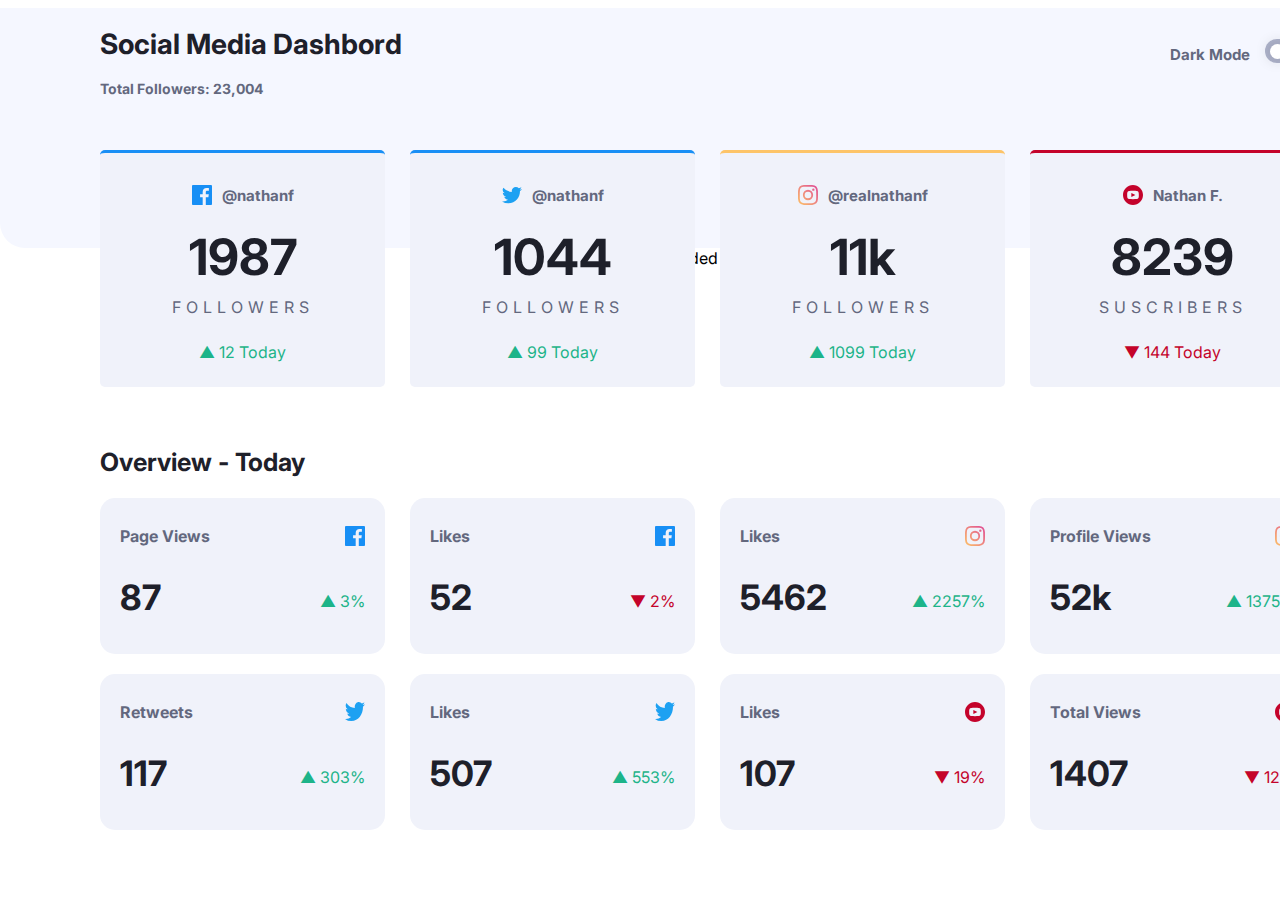
<file: index.html>
<!DOCTYPE html>
<html lang="en">
<head>
  <meta charset="UTF-8">
  <meta name="viewport" content="width=device-width, initial-scale=1.0"> <!-- displays site properly based on user's device -->

  <link rel="icon" type="image/png" sizes="32x32" href="./images/favicon-32x32.png">
  
  <title>Frontend Mentor | Social Media Dashbord</title>
  <link rel="stylesheet" href="styles/style.css">
  <link rel="stylesheet" href="styles/responsive-style.css">
  <script type="text/javascript" src="javascript/javascript.js"></script>
</head>
<body>
  <div id="top-bg-pattern">
    <div id="dashboard">
      <!-- Menu -->
      <div class="menu">
        <div id="title">
          <h1>
            Social Media Dashbord
          </h1>
          <h4>
           Total Followers: 23,004
          </h4>
        </div>
        <!-- Toggle switch mod -->
        <div class="container-toggle">
          <h2 id="title-dark">Dark Mode</h2>
          <label id="switch" class="switch">
                  <input type="checkbox" onchange="toggleTheme()" id="slider">
                  <span class="slider round"></span>
              </label>
          <!-- <button id="switch" onclick="toggleTheme()">Switch</button> -->
        </div>
      </div>
      <!-- First container of dashboard -->
      <div class="container-1">
        <!-- Block1 line 1 -->
        <div class="block block-facebook">
          <div class="title-block">
            <div class="logo logo-block-line-1">
              <img src="icon-facebook.svg" alt="logo Facebook" title="Facebook">
            </div>
            <div>
              <h2>
                @nathanf
              </h2>
            </div>
          </div>
          <div class="numbers">
            <p class="primary-stats">
              1987
            </p>
          </div>
          <div class="followers">
            <p class="text-followers">
              FOLLOWERS
            </p>
          </div>
          <div class="stats stats-1">
            <p class="p-stats">
              ▲ 12 Today
            </p>
          </div>
        </div>
        <!-- End of Block 1 -->
        <!-- Block 2 line 1 -->
        <div class="block block-twitter">
          <div class="title-block">
            <div class="logo logo-block-line-1">
              <img src="icon-twitter.svg" alt="logo twitter" title="Twitter">
            </div>
            <div>
              <h2>
                @nathanf
              </h2>
            </div>
          </div>
          <div class="numbers">
            <p class="primary-stats">
              1044
            </p>
          </div>
          <div class="followers">
            <p class="text-followers">
              FOLLOWERS
            </p>
          </div>
          <div class="stats stats-1">
            <p class="p-stats">
              ▲ 99 Today
            </p>
          </div>
        </div>
        <!-- End of Block 2 -->
        <!-- Block 3 line 1 -->
        <div class="block block-instagram">
          <div class="title-block">
            <div class="logo logo-block-line-1">
              <img src="icon-instagram.svg" alt="logo instagram" title="Instagram">
            </div>
            <div>
              <h2>
                @realnathanf
              </h2>
            </div>
          </div>
          <div class="numbers">
            <p class="primary-stats">
              11k
            </p>
          </div>
          <div class="followers">
            <p class="text-followers">
              FOLLOWERS
            </p>
          </div>
          <div class="stats stats-1">
            <p class="p-stats">
              ▲ 1099 Today
            </p>
          </div>
        </div>
        <!-- End of Block 3 -->
        <!-- Block 4 line 1 -->
        <div class="block block-youtube">
          <div class="title-block">
            <div class="logo logo-block-line-1">
              <img src="icon-youtube.svg" alt="logo youtube" title="Youtube">
            </div>
            <div>
              <h2>
                Nathan F.
              </h2>
            </div>
          </div>
          <div class="numbers">
            <p class="primary-stats">
              8239
            </p>
          </div>
          <div class="followers">
            <p class="text-followers">
              SUSCRIBERS
            </p>
          </div>
          <div class="stats stats-1">
            <p class="p-stats red-stats">
              ▼ 144 Today
            </p>
          </div>
        </div>
        <!-- End of Block 4 -->
      </div>
      <!-- End of first container stats -->
      <!-- Second container stats -->
      <div class="container-2">
          <div class="title-2">
            <h2 id="title-overview">
              Overview - Today
            </h2>
          </div>
          <div class="dashboard-2">
            <div class="line-1">
              <div class="blocks-part-2 block-1-part-2"> 
                <div class="blocks-parts">
                  <p class="text-blocks-parts">
                    Page Views
                  </p>
                  <img class="icon-part-2" src="icon-facebook.svg">
                </div>
                <div class="blocks-parts">
                  <p class="numbers-part-2">
                    87
                  </p>
                  <p class="p-stats stats-part-2">
                    ▲ 3%
                  </p>
                </div>
              </div>
              <div class="blocks-part-2 block-1-part-2"> 
                <div class="blocks-parts">
                  <p class="text-blocks-parts">
                    Likes
                  </p>
                  <img class="icon-part-2" src="icon-facebook.svg">
                </div>
                <div class="blocks-parts">
                  <p class="numbers-part-2">
                    52
                  </p>
                  <p class="p-stats stats-part-2 red-stats">
                    ▼ 2%
                  </p>
                </div>
              </div>
              <div class="blocks-part-2 block-1-part-2"> 
                <div class="blocks-parts">
                  <p class="text-blocks-parts">
                    Likes
                  </p>
                  <img class="icon-part-2" src="icon-instagram.svg">
                </div>
                <div class="blocks-parts">
                  <p class="numbers-part-2">
                    5462
                  </p>
                  <p class="p-stats stats-part-2">
                    ▲ 2257%
                  </p>
                </div>
              </div>
              <div class="blocks-part-2 block-1-part-2"> 
                <div class="blocks-parts">
                  <p class="text-blocks-parts">
                    Profile Views
                  </p>
                  <img class="icon-part-2" src="icon-instagram.svg">
                </div>
                <div class="blocks-parts">
                  <p class="numbers-part-2">
                    52k
                  </p>
                  <p class="p-stats stats-part-2">
                    ▲ 1375%
                  </p>
                </div>
              </div>
            </div>
            <div class="line-2">
              <div class="blocks-part-2 block-1-part-2"> 
                <div class="blocks-parts">
                  <p class="text-blocks-parts">
                    Retweets
                  </p>
                  <img class="icon-part-2" src="icon-twitter.svg">
                </div>
                <div class="blocks-parts">
                  <p class="numbers-part-2">
                    117
                  </p>
                  <p class="p-stats stats-part-2">
                    ▲ 303%
                  </p>
                </div>
              </div>
              <div class="blocks-part-2 block-1-part-2"> 
                <div class="blocks-parts">
                  <p class="text-blocks-parts">
                    Likes
                  </p>
                  <img class="icon-part-2" src="icon-twitter.svg">
                </div>
                <div class="blocks-parts">
                  <p class="numbers-part-2">
                    507
                  </p>
                  <p class="p-stats stats-part-2">
                    ▲ 553%
                  </p>
                </div>
              </div>
              <div class="blocks-part-2 block-1-part-2"> 
                <div class="blocks-parts">
                  <p class="text-blocks-parts">
                    Likes
                  </p>
                  <img class="icon-part-2" src="icon-youtube.svg">
                </div>
                <div class="blocks-parts">
                  <p class="numbers-part-2">
                    107
                  </p>
                  <p class="p-stats stats-part-2 red-stats">
                    ▼ 19%
                  </p>
                </div>
              </div>
              <div class="blocks-part-2 block-1-part-2"> 
                <div class="blocks-parts">
                  <p class="text-blocks-parts">
                    Total Views
                  </p>
                  <img class="icon-part-2" src="icon-youtube.svg">
                </div>
                <div class="blocks-parts">
                  <p class="numbers-part-2">
                    1407
                  </p>
                  <p class="p-stats stats-part-2 red-stats">
                    ▼ 12%
                  </p>
                </div>
              </div>
            </div>
          </div>
      </div>
    </div>
  </div>

  <div class="attribution">
    Challenge by <a href="https://www.frontendmentor.io?ref=challenge" target="_blank">Frontend Mentor</a>. 
    Coded by <a href="#">Thomas VDK</a>.
  </div>
</body>

</html>
</file>
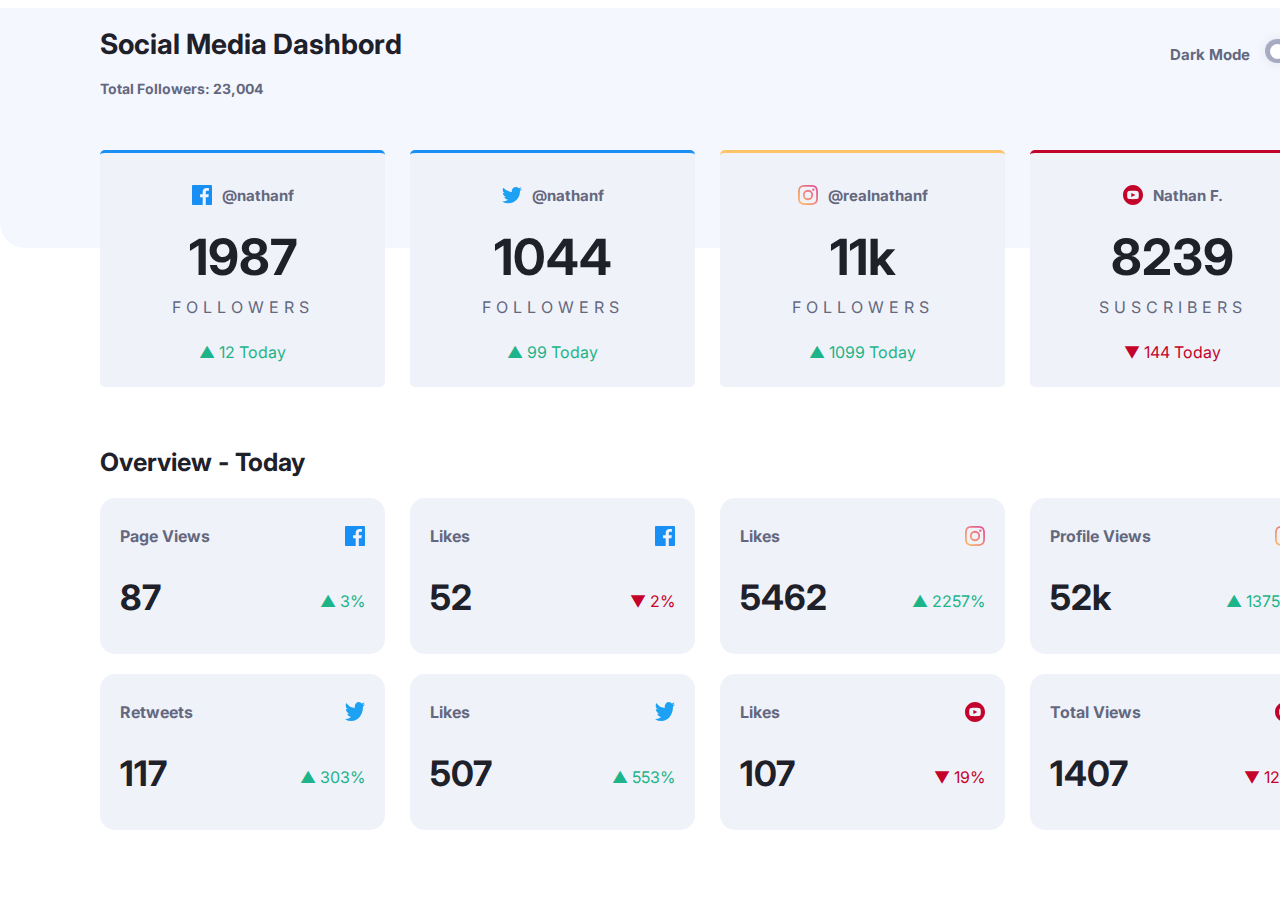
<file: social-media-dashbord.html>
<!DOCTYPE html>
<html lang="fr">
<head>
  <meta charset="UTF-8">
  <meta name="viewport" content="width=device-width, initial-scale=1.0">
  <title>Social Media Dashboard</title>
  <link rel="stylesheet" href="styles/style.css">
  <link rel="stylesheet" href="styles/responsive-style.css">
  <script type="text/javascript" src="javascript/javascript.js"></script>
</head>
<body>
  <div id="top-bg-pattern">
    <div id="dashboard">
      <!-- Menu -->
      <div class="menu">
        <div id="title">
          <h1>
            Social Media Dashbord
          </h1>
          <h4>
           Total Followers: 23,004
          </h4>
        </div>
        <!-- Toggle switch mod -->
        <div class="container-toggle">
          <h2 id="title-dark">Dark Mode</h2>
          <label id="switch" class="switch">
                  <input type="checkbox" onchange="toggleTheme()" id="slider">
                  <span class="slider round"></span>
              </label>
          <!-- <button id="switch" onclick="toggleTheme()">Switch</button> -->
        </div>
      </div>
      <!-- First container of dashboard -->
      <div class="container-1">
        <!-- Block1 line 1 -->
        <div class="block block-facebook">
          <div class="title-block">
            <div class="logo logo-block-line-1">
              <img src="icon-facebook.svg" alt="logo Facebook" title="Facebook">
            </div>
            <div>
              <h2>
                @nathanf
              </h2>
            </div>
          </div>
          <div class="numbers">
            <p class="primary-stats">
              1987
            </p>
          </div>
          <div class="followers">
            <p class="text-followers">
              FOLLOWERS
            </p>
          </div>
          <div class="stats stats-1">
            <p class="p-stats">
              ▲ 12 Today
            </p>
          </div>
        </div>
        <!-- End of Block 1 -->
        <!-- Block 2 line 1 -->
        <div class="block block-twitter">
          <div class="title-block">
            <div class="logo logo-block-line-1">
              <img src="icon-twitter.svg" alt="logo twitter" title="Twitter">
            </div>
            <div>
              <h2>
                @nathanf
              </h2>
            </div>
          </div>
          <div class="numbers">
            <p class="primary-stats">
              1044
            </p>
          </div>
          <div class="followers">
            <p class="text-followers">
              FOLLOWERS
            </p>
          </div>
          <div class="stats stats-1">
            <p class="p-stats">
              ▲ 99 Today
            </p>
          </div>
        </div>
        <!-- End of Block 2 -->
        <!-- Block 3 line 1 -->
        <div class="block block-instagram">
          <div class="title-block">
            <div class="logo logo-block-line-1">
              <img src="icon-instagram.svg" alt="logo instagram" title="Instagram">
            </div>
            <div>
              <h2>
                @realnathanf
              </h2>
            </div>
          </div>
          <div class="numbers">
            <p class="primary-stats">
              11k
            </p>
          </div>
          <div class="followers">
            <p class="text-followers">
              FOLLOWERS
            </p>
          </div>
          <div class="stats stats-1">
            <p class="p-stats">
              ▲ 1099 Today
            </p>
          </div>
        </div>
        <!-- End of Block 3 -->
        <!-- Block 4 line 1 -->
        <div class="block block-youtube">
          <div class="title-block">
            <div class="logo logo-block-line-1">
              <img src="icon-youtube.svg" alt="logo youtube" title="Youtube">
            </div>
            <div>
              <h2>
                Nathan F.
              </h2>
            </div>
          </div>
          <div class="numbers">
            <p class="primary-stats">
              8239
            </p>
          </div>
          <div class="followers">
            <p class="text-followers">
              SUSCRIBERS
            </p>
          </div>
          <div class="stats stats-1">
            <p class="p-stats red-stats">
              ▼ 144 Today
            </p>
          </div>
        </div>
        <!-- End of Block 4 -->
      </div>
      <!-- End of first container stats -->
      <!-- Second container stats -->
      <div class="container-2">
          <div class="title-2">
            <h2 id="title-overview">
              Overview - Today
            </h2>
          </div>
          <div class="dashboard-2">
            <div class="line-1">
              <div class="blocks-part-2 block-1-part-2"> 
                <div class="blocks-parts">
                  <p class="text-blocks-parts">
                    Page Views
                  </p>
                  <img class="icon-part-2" src="icon-facebook.svg">
                </div>
                <div class="blocks-parts">
                  <p class="numbers-part-2">
                    87
                  </p>
                  <p class="p-stats stats-part-2">
                    ▲ 3%
                  </p>
                </div>
              </div>
              <div class="blocks-part-2 block-1-part-2"> 
                <div class="blocks-parts">
                  <p class="text-blocks-parts">
                    Likes
                  </p>
                  <img class="icon-part-2" src="icon-facebook.svg">
                </div>
                <div class="blocks-parts">
                  <p class="numbers-part-2">
                    52
                  </p>
                  <p class="p-stats stats-part-2 red-stats">
                    ▼ 2%
                  </p>
                </div>
              </div>
              <div class="blocks-part-2 block-1-part-2"> 
                <div class="blocks-parts">
                  <p class="text-blocks-parts">
                    Likes
                  </p>
                  <img class="icon-part-2" src="icon-instagram.svg">
                </div>
                <div class="blocks-parts">
                  <p class="numbers-part-2">
                    5462
                  </p>
                  <p class="p-stats stats-part-2">
                    ▲ 2257%
                  </p>
                </div>
              </div>
              <div class="blocks-part-2 block-1-part-2"> 
                <div class="blocks-parts">
                  <p class="text-blocks-parts">
                    Profile Views
                  </p>
                  <img class="icon-part-2" src="icon-instagram.svg">
                </div>
                <div class="blocks-parts">
                  <p class="numbers-part-2">
                    52k
                  </p>
                  <p class="p-stats stats-part-2">
                    ▲ 1375%
                  </p>
                </div>
              </div>
            </div>
            <div class="line-2">
              <div class="blocks-part-2 block-1-part-2"> 
                <div class="blocks-parts">
                  <p class="text-blocks-parts">
                    Retweets
                  </p>
                  <img class="icon-part-2" src="icon-twitter.svg">
                </div>
                <div class="blocks-parts">
                  <p class="numbers-part-2">
                    117
                  </p>
                  <p class="p-stats stats-part-2">
                    ▲ 303%
                  </p>
                </div>
              </div>
              <div class="blocks-part-2 block-1-part-2"> 
                <div class="blocks-parts">
                  <p class="text-blocks-parts">
                    Likes
                  </p>
                  <img class="icon-part-2" src="icon-twitter.svg">
                </div>
                <div class="blocks-parts">
                  <p class="numbers-part-2">
                    507
                  </p>
                  <p class="p-stats stats-part-2">
                    ▲ 553%
                  </p>
                </div>
              </div>
              <div class="blocks-part-2 block-1-part-2"> 
                <div class="blocks-parts">
                  <p class="text-blocks-parts">
                    Likes
                  </p>
                  <img class="icon-part-2" src="icon-youtube.svg">
                </div>
                <div class="blocks-parts">
                  <p class="numbers-part-2">
                    107
                  </p>
                  <p class="p-stats stats-part-2 red-stats">
                    ▼ 19%
                  </p>
                </div>
              </div>
              <div class="blocks-part-2 block-1-part-2"> 
                <div class="blocks-parts">
                  <p class="text-blocks-parts">
                    Total Views
                  </p>
                  <img class="icon-part-2" src="icon-youtube.svg">
                </div>
                <div class="blocks-parts">
                  <p class="numbers-part-2">
                    1407
                  </p>
                  <p class="p-stats stats-part-2 red-stats">
                    ▼ 12%
                  </p>
                </div>
              </div>
            </div>
          </div>
      </div>
    </div>
  </div>
</body>
</html>
</file>
<file: styles/style.css>
/* Primary file of CSS "Social media dashbord */

@import url('https://fonts.googleapis.com/css2?family=Inter:wght@700&display=swap');

@import url('https://fonts.googleapis.com/css2?family=Inter:wght@400;700&display=swap');


.theme-light {
  --background-color: hsl(0, 0%, 100%);
  --top-bg-pattern: hsl(225, 100%, 98%);
  --card-bg: hsl(227, 47%, 96%);
  --text-1: hsl(228, 12%, 44%);
  --text-2: hsl(230, 17%, 14%);
  --block-hover:hsl(231, 52%, 95%);
}

.theme-dark {
  --background-color: hsl(230, 17%, 14%);
  --top-bg-pattern: hsl(232, 19%, 15%);
  --card-bg: hsl(228, 28%, 20%);
  --text-1: hsl(228, 34%, 66%);
  --text-2: hsl(0, 0%, 100%);
  --block-hover:hsl(233, 19%, 25%);
}

body{
    max-width: 1440px;
    margin-left: auto;
    margin-right: auto;
    text-align: center;
    font-family: 'Inter', sans-serif;
    background-color: var(--background-color);
}

#top-bg-pattern{
    position: relative;
    width: 1440px;
    height: 240px;
    background-color: var(--top-bg-pattern);
    border-bottom-left-radius: 25px;
    border-bottom-right-radius: 25px;
}

#dashboard{
    padding-left: 100px;
    padding-right: 100px;
}

.menu{
    display: flex;
    flex-direction: row;
    margin-bottom: 35px;
    justify-content: space-between;
}

#title{
    text-align: left;
}

h1{
    font-family: 'Inter', sans-serif;
    font-size: 28px;
    color: var(--text-2);
}

h4{
    color: var(--text-1);
    font-size: 14px;
}

h2{
  color: var(--text-1);
}

.container-toggle{
  margin-top: 25px;
  display: flex;
  flex-direction: row;
}

#title-dark{
  font-size: 15px ;
  font-family: 'Inter', sans-serif;
  margin-right: 15px;
}

.switch {
  position: relative;
  display: inline-block;
  width: 50px;
  height: 24px;
  margin-top: 6px;
  margin-right: 25px;
}

/* Hide default HTML checkbox */
.switch input {
  opacity: 0;
  width: 0;
  height: 0;
}

/* The slider */
.slider {
  position: absolute;
  cursor: pointer;
  top: 0;
  left: 0;
  right: 0;
  bottom: 0;
  background-color: hsl(230, 22%, 74%);
  -webkit-transition: 0.4s;
  transition: 0.4s;
}

.slider:before {
  position: absolute;
  content: "";
  height: 15px;
  width: 15px;
  left: 5px;
  bottom: 4px;
  top: 0;
  bottom: 0;
  margin: auto 0;
  -webkit-transition: 0.4s;
  transition: 0.4s;
  box-shadow: 0 0px 15px #2020203d;
  background: white ;
  background-repeat: no-repeat;
  background-position: center;
}

input:checked + .slider {
  background-image: -webkit-gradient(
	linear,
	left bottom,
	right bottom,
	color-stop(0, #0378FE),
	color-stop(0.7, #03EDA7)
);
background-image: -o-linear-gradient(right, #0378FE 0%, #03EDA7 70%);
background-image: -moz-linear-gradient(right, #0378FE 0%, #03EDA7 70%);
background-image: -webkit-linear-gradient(right, #0378FE 0%, #03EDA7 70%);
background-image: -ms-linear-gradient(right, #0378FE 0%, #03EDA7 70%);
background-image: linear-gradient(to right, #0378FE 0%, #03EDA7 70%);
}

input:focus + .slider {
  box-shadow: 0 0 1px 6f3;
}

input:checked + .slider:before {
  -webkit-transform: translateX(24px);
  -ms-transform: translateX(24px);
  transform: translateX(24px);
  background: hsl(232, 19%, 15%) ;
  background-repeat: no-repeat;
  background-position: center;
}

/* Rounded sliders */
.slider.round {
  border-radius: 34px;
}

.slider.round:before {
  border-radius: 50%;
}
/* End of input rounded slider */

#dark-mode{
    margin-right: 15px;
    font-family: 'Inter', sans-serif;
    color: hsl(230, 22%, 74%);
}

  /* First lane stats of social media */ 

.container-1{
    display: flex;
    flex-direction: row;
    text-align: center;
}

.block{
    background-color:var(--card-bg) ;
    margin-right: 25px;
    width: 335px;
    padding-top: 20px;
}

.block:hover{
  cursor: pointer;
  background-color: var(--block-hover);
}

.block-facebook{
    border: solid;
    border-radius: 5px;
    border-left: none;
    border-right: none;
    border-bottom: none;
    border-top-color:hsl(208, 92%, 53%);
}

.block-twitter{
    border: solid;
    border-radius: 5px;
    border-left: none;
    border-right: none;
    border-bottom: none;
    border-top-color:hsl(208, 92%, 53%);
}

.block-instagram{
    border: solid;
    border-radius: 5px;
    border-left: none;
    border-right: none;
    border-bottom: none;
    border-top-color:hsl(37, 97%, 70%);
}

.block-youtube{
    border: solid;
    border-radius: 5px;
    border-left: none;
    border-right: none;
    border-bottom: none;
    border-top-color:hsl(348, 97%, 39%);
}

.title-block{
    display: flex;
    flex-direction: row;
    text-align: center;
    display: flex;
    justify-content: center;
    font-size: 10px;
}

.logo-block-line-1{
    display: flex;
    flex-direction: column;
    /* flex-wrap: nowrap; */
    justify-content: center;
    margin-right: 10px;
}

p{
    margin-block-start: 10px;
    margin-block-end: 10px;
    color: hsl(230, 17%, 14%);
}

.numbers{
    font-size: 50px;
    font-family: 'Inter', sans-serif;
    font-weight: 700;
    color: var(--text-2);
}

.primary-stats{
  color: var(--text-2);
}

.followers{
  letter-spacing: 5px;
  margin-bottom: 25px;
}

.text-followers{
  color: var(--text-1);
}

.p-stats{
  margin-bottom: 25px;
  color:hsl(163, 72%, 41%);
}

.red-stats{
  color: hsl(348, 97%, 39%);
}


/* Second part of Dashboard */

.dashboard-2{
  display: flex;
  flex-direction: column;
}

.title-2{
  text-align: left;
  margin-top: 60px;
}

#title-overview{
  color: var(--text-2);
  font-size: 25px;
}

.line-1{
  display: flex;
  flex-direction: row;
  margin-bottom: 20px;
}

.blocks-part-2{
  background-color: var(--card-bg);
  padding: 18px;
  padding-left: 20px;
  padding-right: 20px;
  margin-right: 25px;
  border-radius: 15px;
}

.blocks-part-2:hover{
  cursor: pointer;
  background-color: var(--block-hover);
}

.blocks-parts{
  display: flex;
  flex-direction: row;
  justify-content: space-between;
  width: 245px;
}

.icon-part-2{
  width: 20px;
  height: 20px;
  padding-top: 10px;
}

.numbers-part-2{
  font-family: 'Inter', sans-serif;
  font-weight: 700;
  color: var(--text-2);
  font-size: 35px;
  margin-top: 20px;
}

.stats-part-2{
  padding-top: 25px;
}

.text-blocks-parts{
  color: var(--text-1);
  font-family: 'Inter', sans-serif;
  font-weight: 700;
}

.line-2{
  display: flex;
  flex-direction: row;
}
</file>
<file: styles/responsive-style.css>
/* responsive file "Social media dashboard */

@media (max-width: 800px){
    body{
        max-width: 370px;
        width:98%;
        text-align: center;
        align-content: center;
        padding-left: 5px;
        padding-right: 15px;
    }

    #top-bg-pattern{
        width:375px;
    }
    #dashboard{
        width: 90%;
        padding-left: 15px;
        padding-right: 15px;
    }

    .dashboard-2 {
        max-width: 360px;
        width: 100%;
    }    
    .menu{
        display: flex;
        flex-direction: column;
    }

    .container-toggle{
        display: flex;
        flex-direction: row; 
        justify-content: space-between;
        width: 345px;
        text-align: left;
    }

    .switch {
        position: relative;
        display: inline-block;
        width: 60px;
        height: 34px;
      }

    .container-1{
        display: flex;
        flex-direction: column;
    }

    .block{
        margin-bottom: 20px;
    }

    .line-1{
        display: flex;
        flex-direction: column;
        margin-bottom: 0px;
        margin: 0px;
      }
    
    .line-2{
        display: flex;
        flex-direction: column;
      }
    
    .blocks-part-2{
        max-width: 297px;
        width: 100%;
        margin-bottom: 20px;
        margin-left: 0;
        margin-right:0;
        padding-right: 20px;
        padding-left: 20px;
    }

    .blocks-parts{
        max-width: 360px;
        width: 100%;
        display: flex;
        flex-direction: row;
        justify-content: space-between;
      }

}
</file>
